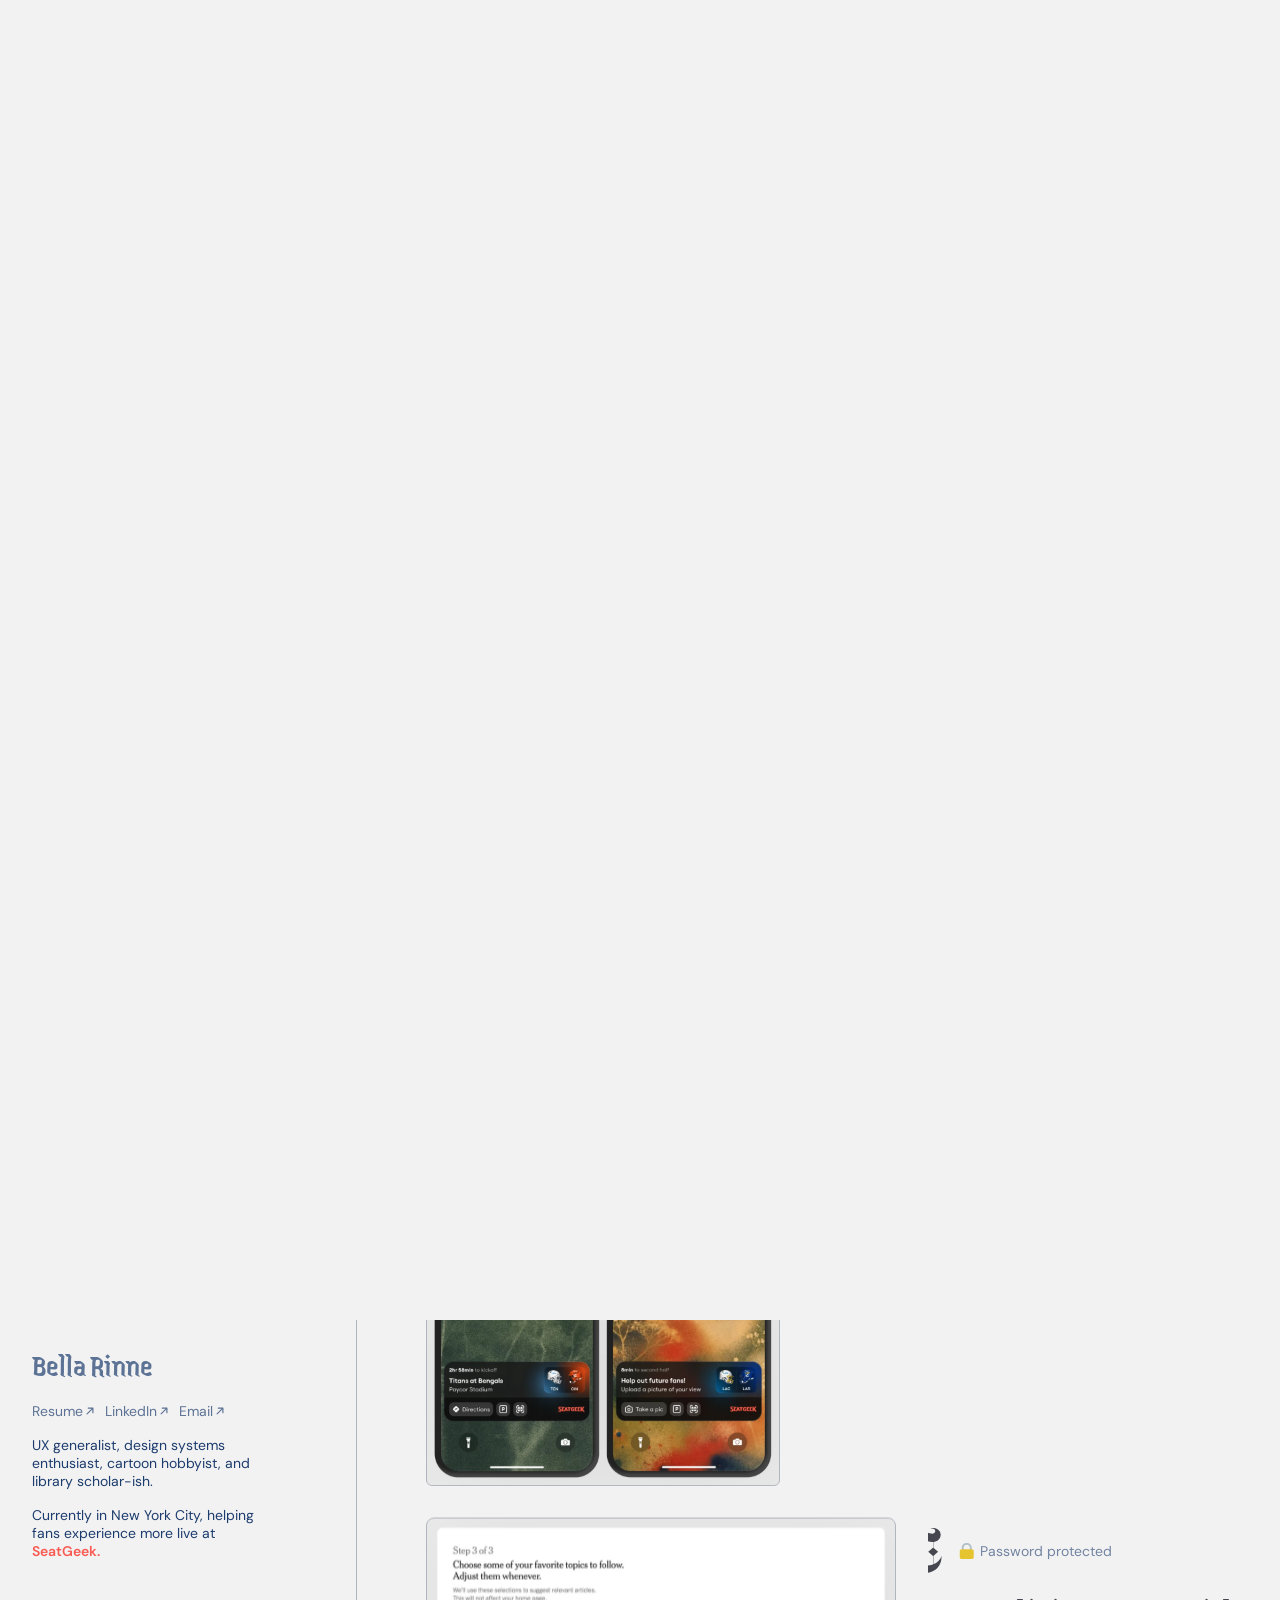
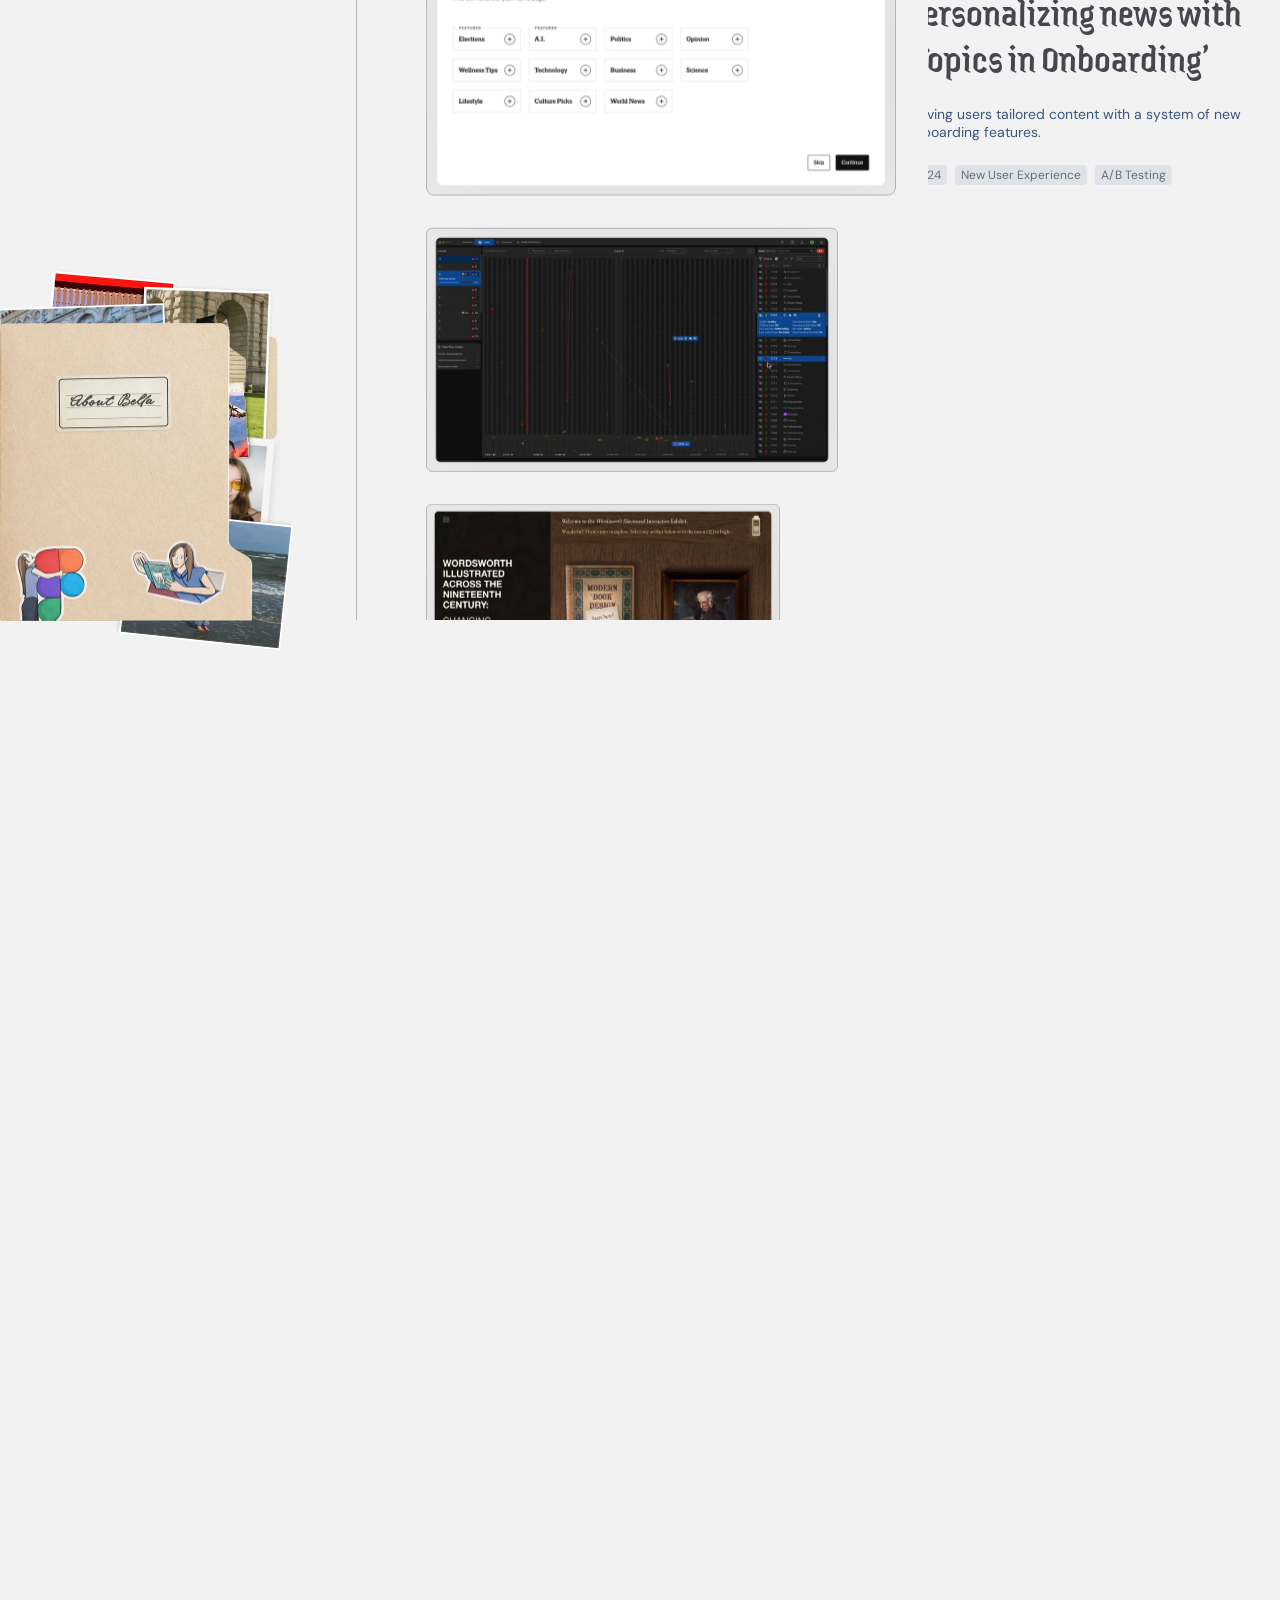
<file: index.html>
<!DOCTYPE html>
<html lang="en">
<head>
    <meta charset="UTF-8">
    <meta name="viewport" content="width=device-width, initial-scale=1.0">
    <title>Bella Rinne — Product Designer</title>
    <meta name="description" content="Bella Rinne — UX generalist, design systems enthusiast, cartoon hobbyist, and library scholar-ish.">
    <link rel="preconnect" href="https://fonts.googleapis.com">
    <link rel="preconnect" href="https://fonts.gstatic.com" crossorigin>
    <link href="https://fonts.googleapis.com/css2?family=DM+Sans:opsz,wght@9..40,400;9..40,600&family=Jaini&family=Jaini+Purva&display=swap" rel="stylesheet">
    <link rel="stylesheet" href="index.css">
    <link rel="stylesheet" href="site.css">
    <link rel="stylesheet" href="home.css">
    <script src="site.js" defer></script>
    <script src="home.js" defer></script>
</head>

<!-- Add "has-title-numbers" to the body class to show 01–06 before each case study title. -->
<body class="home">
    <aside class="sidebar">
        <a class="sidebar__name" href="index.html" aria-label="Bella Rinne — home">Bella Rinne</a>

        <nav class="sidebar__links" aria-label="Contact">
            <a class="sidebar__link" href="https://read.cv/bellarinne" target="_blank" rel="noopener">Resume<svg class="sidebar__arrow" width="14" height="14" viewBox="0 0 14 14" aria-hidden="true"><use href="#icon-arrow"/></svg></a>
            <a class="sidebar__link" href="https://www.linkedin.com/in/bella-rinne/" target="_blank" rel="noopener">LinkedIn<svg class="sidebar__arrow" width="14" height="14" viewBox="0 0 14 14" aria-hidden="true"><use href="#icon-arrow"/></svg></a>
            <a class="sidebar__link" href="mailto:bella.rinne@columbia.edu">Email<svg class="sidebar__arrow" width="14" height="14" viewBox="0 0 14 14" aria-hidden="true"><use href="#icon-arrow"/></svg></a>
        </nav>

        <div class="sidebar__bio">
            <p>UX generalist, design systems enthusiast, cartoon hobbyist, and library scholar-ish.</p>
            <p>Currently in New York City, helping fans experience more live at <strong class="sidebar__employer">SeatGeek.</strong></p>
        </div>
    </aside>

    <div class="divider" aria-hidden="true"></div>

    <a class="collage" href="about.html" aria-label="About Bella">
        <img class="collage__item collage__folder-back" src="assets/collage/folder-back.webp" alt="">
        <img class="collage__item collage__photo-50" src="assets/about/adobe-talk.webp" alt="">
        <img class="collage__item collage__photo-51" src="assets/about/trinity.webp" alt="">
        <img class="collage__item collage__polaroid" src="assets/about/polaroid.webp" alt="">
        <img class="collage__item collage__photo-52" src="assets/about/beach.webp" alt="">
        <img class="collage__item collage__photo-53" src="assets/about/pratt.webp" alt="">
        <img class="collage__item collage__photo-54" src="assets/about/reality-awaits.webp" alt="">
        <img class="collage__item collage__folder-front" src="assets/collage/folder-front.webp" alt="">
    </a>

    <main class="work">
        <h1 class="visually-hidden">Selected work</h1>

        <!-- One set of projects. home.js clones it above and below to make the list loop. -->
        <ul class="project-list">
            <li class="project" style="--accent: #e92e24">
                <div class="project__media">
                    <img src="assets/projects/adobe-journey-optimizer.webp" width="1056" height="625" alt="Adobe Journey Optimizer insights dashboard">
                </div>
                <div class="project__details">
                    <div class="project__meta">
                        <img class="project__logo" src="assets/logos/adobe.svg" width="47" height="46" alt="Adobe">
                        <span class="project__lock"><img src="assets/icons/lock.svg" width="18" height="16" alt="">Password protected</span>
                    </div>
                    <h2 class="project__title"><span class="project__number">01</span>Democratizing Marketing Data in Journey Optimizer</h2>
                    <p class="project__summary">A system of Agentic AI-powered solutions to help non-technical users interpret marketing data.</p>
                    <ul class="project__tags">
                        <li class="tag">2025</li>
                        <li class="tag">Dashboard Visualization</li>
                        <li class="tag">AI Workflow</li>
                    </ul>
                </div>
            </li>

            <li class="project" style="--accent: #ff5b49">
                <div class="project__media">
                    <img src="assets/projects/seatgeek-live-activities.webp" width="1056" height="628" alt="SeatGeek Live Activities on two phone lock screens">
                </div>
                <div class="project__details">
                    <div class="project__meta">
                        <img class="project__logo" src="assets/logos/seatgeek.svg" width="63" height="45" alt="SeatGeek">
                        <span class="project__lock"><img src="assets/icons/lock.svg" width="18" height="16" alt="">Password protected</span>
                    </div>
                    <h2 class="project__title"><span class="project__number">02</span>Bringing SeatGeek to the lock screen on game day</h2>
                    <p class="project__summary">Building Live Activities on iOS and Android that scale across MLB, NFL, and NBA match-ups.</p>
                    <ul class="project__tags">
                        <li class="tag">2026</li>
                        <li class="tag">Live Activities</li>
                        <li class="tag">Mobile Design</li>
                    </ul>
                </div>
            </li>

            <li class="project" style="--accent: #292b35">
                <a class="project__link" href="nyt-topics.html" tabindex="-1" aria-hidden="true"></a>
                <div class="project__media">
                    <img src="assets/projects/nyt-topics-onboarding.webp" width="1056" height="628" alt="New York Times onboarding screen for choosing topics">
                </div>
                <div class="project__details">
                    <div class="project__meta">
                        <img class="project__logo" src="assets/logos/nyt.svg" width="36" height="45" alt="The New York Times">
                        <span class="project__lock"><img src="assets/icons/lock.svg" width="18" height="16" alt="">Password protected</span>
                    </div>
                    <h2 class="project__title"><a href="nyt-topics.html"><span class="project__number">03</span>Personalizing news with ‘Topics in Onboarding’</a></h2>
                    <p class="project__summary">Serving users tailored content with a system of new onboarding features.</p>
                    <ul class="project__tags">
                        <li class="tag">2024</li>
                        <li class="tag">New User Experience</li>
                        <li class="tag">A/B Testing</li>
                    </ul>
                </div>
            </li>

            <li class="project" style="--accent: #4aa63a">
                <div class="project__media">
                    <img src="assets/projects/symbotic-design-system.webp" width="1056" height="625" alt="Symbotic operator software in a dark theme">
                </div>
                <div class="project__details">
                    <div class="project__meta">
                        <img class="project__logo" src="assets/logos/symbotic.svg" width="45" height="45" alt="Symbotic">
                    </div>
                    <h2 class="project__title"><span class="project__number">04</span>Building a design system for high-stress workflows</h2>
                    <p class="project__summary">Defining UI design best practices to build Symbotic’s first design system.</p>
                    <ul class="project__tags">
                        <li class="tag">2024</li>
                        <li class="tag">New User Experience</li>
                        <li class="tag">A/B Testing</li>
                    </ul>
                </div>
            </li>

            <li class="project">
                <div class="project__media">
                    <img src="assets/projects/wordsworth-illustrated.webp" width="1056" height="628" alt="Wordsworth Illustrated interactive exhibit">
                </div>
                <div class="project__details">
                    <div class="project__meta">
                        <img class="project__logo" src="assets/logos/trinity-college-dublin.webp" width="170" height="45" alt="Trinity College Dublin">
                    </div>
                    <h2 class="project__title"><span class="project__number">05</span>Making a literary archive digitally-accessible</h2>
                    <p class="project__summary">A digital archive project in affiliation with Trinity College Dublin.</p>
                    <ul class="project__tags">
                        <li class="tag">2026</li>
                        <li class="tag">Web Design</li>
                        <li class="tag">Digital Archive</li>
                    </ul>
                </div>
            </li>

            <li class="project" style="--accent: #292b35">
                <div class="project__media">
                    <img src="assets/projects/nyt-museum.webp" width="1056" height="625" alt="New York Times museum digital exhibit">
                </div>
                <div class="project__details">
                    <div class="project__meta">
                        <img class="project__logo" src="assets/logos/if-design-award-2025.webp" width="92" height="45" alt="iF Design Award 2025">
                        <span class="project__lock"><img src="assets/icons/lock.svg" width="18" height="16" alt="">Password protected</span>
                    </div>
                    <h2 class="project__title"><span class="project__number">06</span>The New York Times Museum Experience</h2>
                    <p class="project__summary">Creating a delightful digital experience for The New York Times museum-goers.</p>
                    <ul class="project__tags">
                        <li class="tag">2024</li>
                        <li class="tag">Design Concept</li>
                        <li class="tag">Digital Archive</li>
                    </ul>
                </div>
            </li>
        </ul>
    </main>

    <svg width="0" height="0" style="position:absolute" aria-hidden="true">
        <symbol id="icon-arrow" viewBox="0 0 14 14"><path fill="currentColor" d="M10.5 4.1125C10.5 3.95779 10.4385 3.80942 10.3291 3.70002C10.2197 3.59062 10.0714 3.52917 9.91667 3.52917L5.25 3.5C5.09529 3.5 4.94692 3.56146 4.83752 3.67085C4.72812 3.78025 4.66667 3.92862 4.66667 4.08333C4.66667 4.23804 4.72812 4.38642 4.83752 4.49581C4.94692 4.60521 5.09529 4.66667 5.25 4.66667H8.49333L3.66917 9.5025C3.61449 9.55673 3.5711 9.62125 3.54148 9.69233C3.51187 9.76341 3.49662 9.83966 3.49662 9.91667C3.49662 9.99367 3.51187 10.0699 3.54148 10.141C3.5711 10.2121 3.61449 10.2766 3.66917 10.3308C3.72339 10.3855 3.78791 10.4289 3.859 10.4585C3.93008 10.4881 4.00633 10.5034 4.08333 10.5034C4.16034 10.5034 4.23659 10.4881 4.30767 10.4585C4.37875 10.4289 4.44327 10.3855 4.4975 10.3308L9.33333 5.495V8.75C9.33333 8.90471 9.39479 9.05308 9.50419 9.16248C9.61358 9.27187 9.76196 9.33333 9.91667 9.33333C10.0714 9.33333 10.2197 9.27187 10.3291 9.16248C10.4385 9.05308 10.5 8.90471 10.5 8.75V4.1125Z"/></symbol>
    </svg>
</body>
</html>
</file>
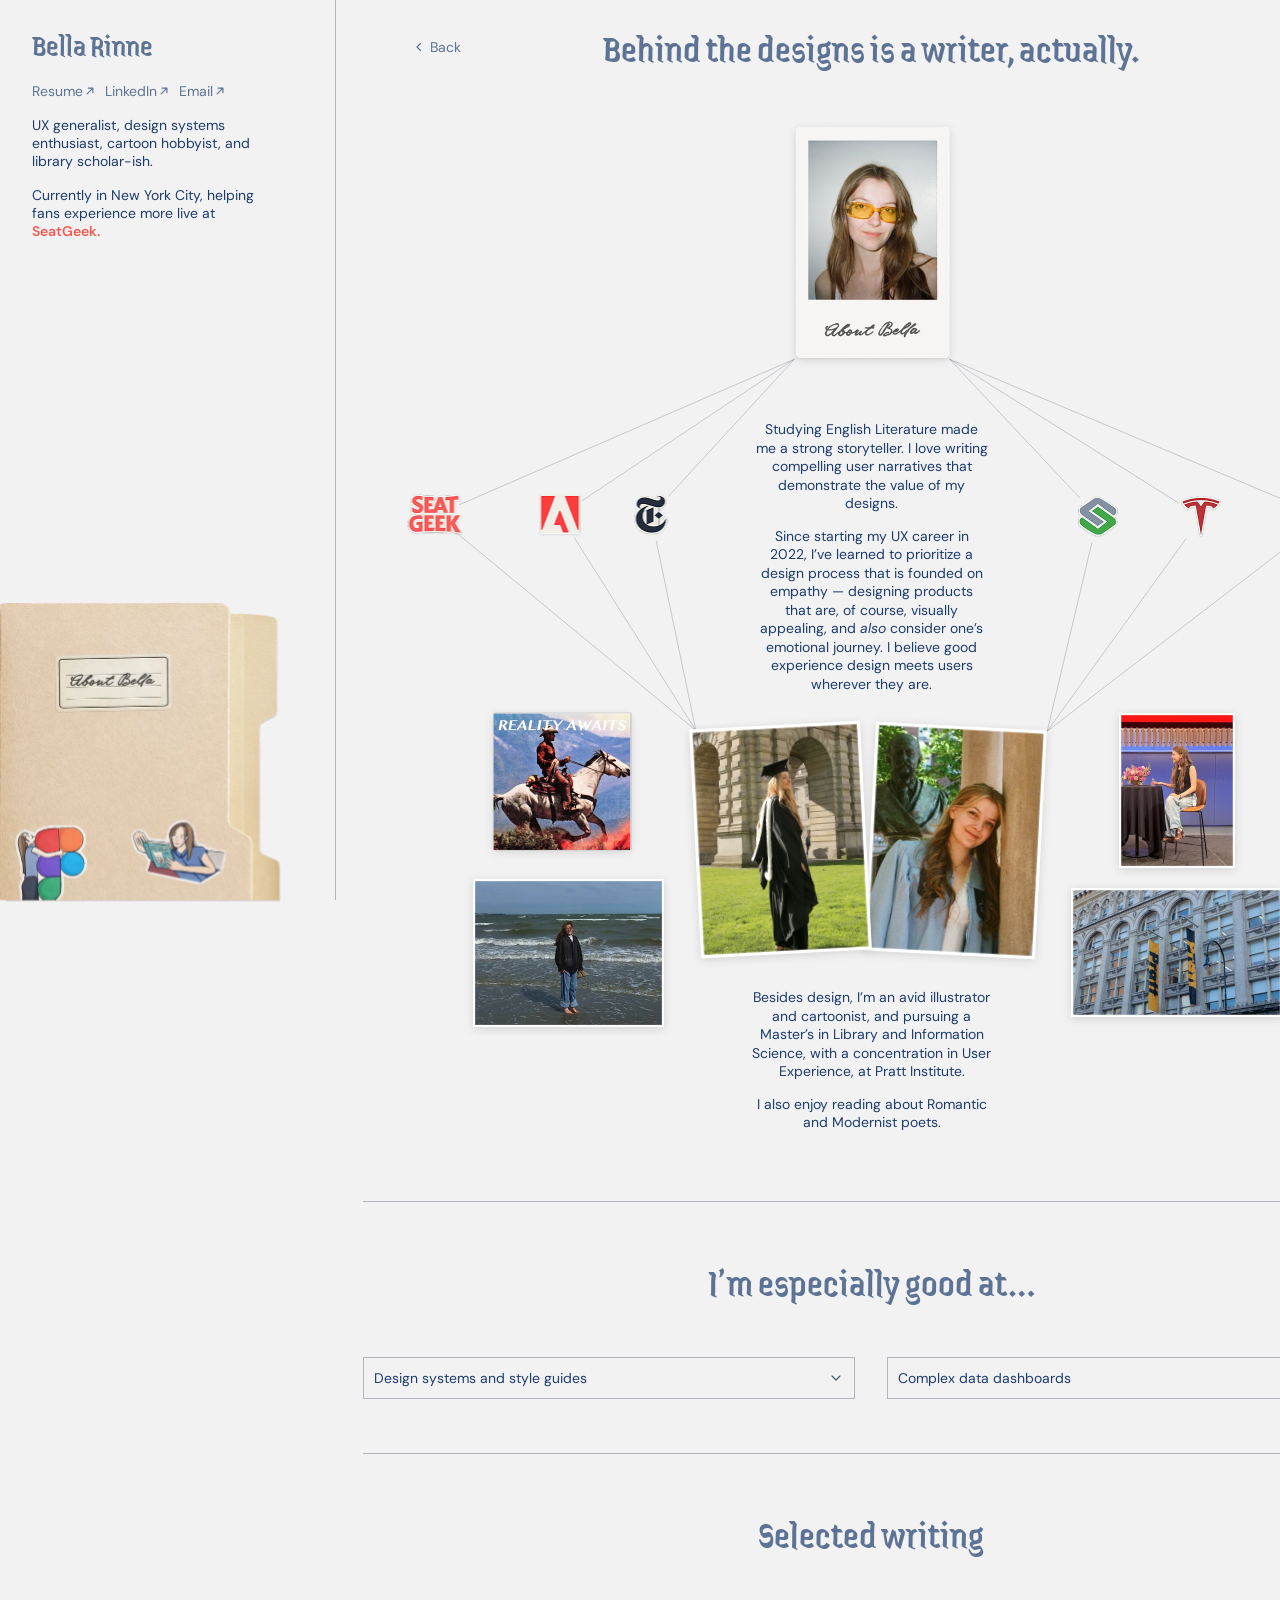
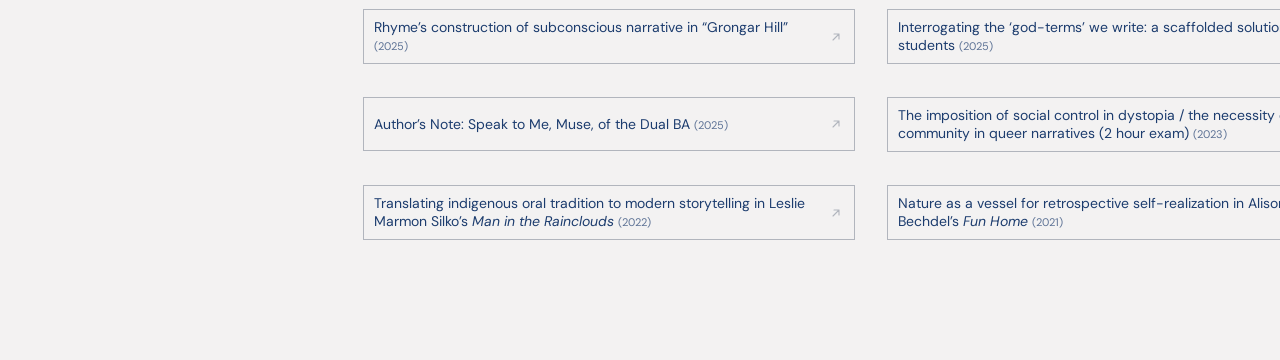
<file: about.html>
<!DOCTYPE html>
<html lang="en">
<head>
    <meta charset="UTF-8">
    <meta name="viewport" content="width=device-width, initial-scale=1.0">
    <title>About — Bella Rinne</title>
    <meta name="description" content="Behind the designs is a writer, actually. About Bella Rinne, UX generalist and library scholar-ish.">
    <script>
        // Hide the photos until about.js flies them out of the folder (skipped for reduced motion).
        if (!window.matchMedia('(prefers-reduced-motion: reduce)').matches) document.documentElement.classList.add('intro');
    </script>
    <link rel="preconnect" href="https://fonts.googleapis.com">
    <link rel="preconnect" href="https://fonts.gstatic.com" crossorigin>
    <link href="https://fonts.googleapis.com/css2?family=DM+Sans:opsz,wght@9..40,400;9..40,600&family=Jaini&family=Jaini+Purva&display=swap" rel="stylesheet">
    <link rel="stylesheet" href="index.css">
    <link rel="stylesheet" href="site.css">
    <link rel="stylesheet" href="about.css">
    <script src="about.js" defer></script>
</head>

<body class="about">
    <aside class="sidebar">
        <a class="sidebar__name" href="index.html" aria-label="Bella Rinne — home">Bella Rinne</a>

        <nav class="sidebar__links" aria-label="Contact">
            <a class="sidebar__link" href="https://read.cv/bellarinne" target="_blank" rel="noopener">Resume<svg class="sidebar__arrow" width="14" height="14" viewBox="0 0 14 14" aria-hidden="true"><use href="#icon-arrow"/></svg></a>
            <a class="sidebar__link" href="https://www.linkedin.com/in/bella-rinne/" target="_blank" rel="noopener">LinkedIn<svg class="sidebar__arrow" width="14" height="14" viewBox="0 0 14 14" aria-hidden="true"><use href="#icon-arrow"/></svg></a>
            <a class="sidebar__link" href="mailto:bella.rinne@columbia.edu">Email<svg class="sidebar__arrow" width="14" height="14" viewBox="0 0 14 14" aria-hidden="true"><use href="#icon-arrow"/></svg></a>
        </nav>

        <div class="sidebar__bio">
            <p>UX generalist, design systems enthusiast, cartoon hobbyist, and library scholar-ish.</p>
            <p>Currently in New York City, helping fans experience more live at <strong class="sidebar__employer">SeatGeek.</strong></p>
        </div>
    </aside>

    <div class="divider" aria-hidden="true"></div>

    <!-- The folder (its front lines up exactly with the home page's), split into back and front so the
         photos can slide out between them. The front is a link back to the home page. -->
    <img class="folder-layer folder-layer--back folder-art" src="assets/collage/folder-back.webp" alt="" aria-hidden="true">
    <a class="folder-layer folder-link" href="index.html" aria-label="Back to work">
        <img class="folder-art" src="assets/collage/folder-front.webp" alt="">
    </a>

    <main class="about-page">
        <section class="about-hero" aria-labelledby="about-title">
            <a class="about-back about-reveal" href="index.html"><svg width="14" height="14" viewBox="0 0 14 14" aria-hidden="true"><path d="M8.5 3.5L5 7l3.5 3.5" fill="none" stroke="currentColor" stroke-width="1.2" stroke-linecap="round" stroke-linejoin="round"/></svg>Back</a>
            <h1 class="about-title about-reveal" id="about-title">Behind the designs is a writer, actually.</h1>

            <svg class="about-hero__lines about-reveal" viewBox="0 0 1016 1160" aria-hidden="true">
                <!-- polaroid corner → logo → centre photo corner; ends stop short of each logo -->
                <line x1="431.4" y1="359.2" x2="96.0" y2="504.9"/>
                <line x1="92.3" y1="531.9" x2="332.9" y2="730.5"/>
                <line x1="431.4" y1="359.2" x2="218.8" y2="500.9"/>
                <line x1="211.1" y1="537.3" x2="332.9" y2="730.5"/>
                <line x1="431.4" y1="359.2" x2="305.5" y2="496.2"/>
                <line x1="293.2" y1="540.7" x2="332.9" y2="730.5"/>
                <line x1="586.6" y1="359.2" x2="717.1" y2="498.3"/>
                <line x1="728.9" y1="542.6" x2="684.2" y2="731.2"/>
                <line x1="586.6" y1="359.2" x2="816.4" y2="503.5"/>
                <line x1="823.2" y1="538.4" x2="684.2" y2="731.2"/>
                <line x1="586.6" y1="359.2" x2="938.3" y2="507.2"/>
                <line x1="941.7" y1="533.2" x2="684.2" y2="731.2"/>
            </svg>

            <img class="about-photo about-photo--polaroid" data-from="polaroid" src="assets/about/polaroid.webp" width="157" height="235" alt="Polaroid of Bella in yellow-tinted sunglasses, captioned “About Bella”">

            <ul class="about-logos" aria-label="Where I've worked">
                <li class="about-logo about-reveal" style="--cx: 72.2px; --cy: 515.3px;"><img src="assets/about/sticker-seatgeek.png" width="57" height="42" alt="SeatGeek"></li>
                <li class="about-logo about-reveal" style="--cx: 197.2px; --cy: 515.3px;"><img src="assets/about/sticker-adobe.png" width="43" height="42" alt="Adobe"></li>
                <li class="about-logo about-reveal" style="--cx: 287.9px; --cy: 515.3px;"><img src="assets/about/sticker-nyt.png" width="35" height="42" alt="The New York Times"></li>
                <li class="about-logo about-reveal" style="--cx: 734.9px; --cy: 517.3px;"><img src="assets/about/sticker-symbotic.png" width="42" height="42" alt="Symbotic"></li>
                <li class="about-logo about-reveal" style="--cx: 838.4px; --cy: 517.3px;"><img src="assets/about/sticker-tesla.png" width="42" height="42" alt="Tesla"></li>
                <li class="about-logo about-reveal" style="--cx: 962.3px; --cy: 517.3px;"><img src="assets/about/sticker-wayfair.png" width="42" height="42" alt="Wayfair"></li>
            </ul>

            <div class="about-copy about-copy--intro about-reveal">
                <p>Studying English Literature made me a strong storyteller. I love writing compelling user narratives that demonstrate the value of my designs.</p>
                <p>Since starting my UX career in 2022, I’ve learned to prioritize a design process that is founded on empathy — designing products that are, of course, visually appealing, and <em>also</em> consider one’s emotional journey. I believe good experience design meets users wherever they are.</p>
            </div>

            <img class="about-photo about-photo--horse" data-from="photo-54" src="assets/about/reality-awaits.webp" width="139" height="139" alt="“Reality Awaits” poster of a cowboy on a rearing horse">
            <img class="about-photo about-photo--beach" data-from="photo-52" src="assets/about/beach.webp" width="191" height="148" alt="Bella standing in the surf at the beach">
            <img class="about-photo about-photo--graduation" data-from="photo-51" src="assets/about/trinity.webp" width="171" height="229" alt="Bella in graduation robes in front of a stone archway at Trinity College Dublin">
            <img class="about-photo about-photo--statue" data-from="statue" src="assets/about/columbia.webp" width="171" height="226" alt="Bella smiling beside a bronze bust at Columbia">
            <img class="about-photo about-photo--stage" data-from="photo-50" src="assets/about/adobe-talk.webp" width="116" height="155" alt="Bella seated at a table on stage during a talk at Adobe">
            <img class="about-photo about-photo--building" data-from="photo-53" src="assets/about/pratt.webp" width="211" height="129" alt="Pratt Institute building with yellow banners">

            <div class="about-copy about-copy--outro about-reveal">
                <p>Besides design, I’m an avid illustrator and cartoonist, and pursuing a Master’s in Library and Information Science, with a concentration in User Experience, at Pratt Institute.</p>
                <p>I also enjoy reading about Romantic and Modernist poets.</p>
            </div>
        </section>

        <hr class="about-rule">

        <section class="about-section" aria-labelledby="skills-title">
            <h2 class="about-title" id="skills-title">I’m especially good at…</h2>
            <div class="about-grid">
                <!-- TODO: add the copy for each of these -->
                <details class="disclosure">
                    <summary>Design systems and style guides<svg class="disclosure__chevron" width="16" height="16" viewBox="0 0 16 16" aria-hidden="true"><path d="M4 6l4 4 4-4" fill="none" stroke="currentColor" stroke-width="1.2" stroke-linecap="round" stroke-linejoin="round"/></svg></summary>
                    <div class="disclosure__body"><p>Details coming soon.</p></div>
                </details>
                <details class="disclosure">
                    <summary>Complex data dashboards<svg class="disclosure__chevron" width="16" height="16" viewBox="0 0 16 16" aria-hidden="true"><path d="M4 6l4 4 4-4" fill="none" stroke="currentColor" stroke-width="1.2" stroke-linecap="round" stroke-linejoin="round"/></svg></summary>
                    <div class="disclosure__body"><p>Details coming soon.</p></div>
                </details>
            </div>
        </section>

        <hr class="about-rule">

        <section class="about-section" aria-labelledby="writing-title">
            <h2 class="about-title" id="writing-title">Selected writing</h2>
            <!-- TODO: link each piece (href="#" for now) -->
            <ul class="about-grid writing-list">
                <li><a class="writing-card" href="#"><span>Rhyme’s construction of subconscious narrative in “Grongar Hill” <span class="writing-card__year">(2025)</span></span><svg class="writing-card__arrow" width="16" height="16" viewBox="0 0 16 16" aria-hidden="true"><path d="M5 11l6-6M6 5h5v5" fill="none" stroke="currentColor" stroke-width="1.1" stroke-linecap="round" stroke-linejoin="round"/></svg></a></li>
                <li><a class="writing-card" href="#"><span>Interrogating the ‘god-terms’ we write: a scaffolded solution for students <span class="writing-card__year">(2025)</span></span><svg class="writing-card__arrow" width="16" height="16" viewBox="0 0 16 16" aria-hidden="true"><path d="M5 11l6-6M6 5h5v5" fill="none" stroke="currentColor" stroke-width="1.1" stroke-linecap="round" stroke-linejoin="round"/></svg></a></li>
                <li><a class="writing-card" href="#"><span>Author’s Note: Speak to Me, Muse, of the Dual BA <span class="writing-card__year">(2025)</span></span><svg class="writing-card__arrow" width="16" height="16" viewBox="0 0 16 16" aria-hidden="true"><path d="M5 11l6-6M6 5h5v5" fill="none" stroke="currentColor" stroke-width="1.1" stroke-linecap="round" stroke-linejoin="round"/></svg></a></li>
                <li><a class="writing-card" href="#"><span>The imposition of social control in dystopia / the necessity of community in queer narratives (2 hour exam) <span class="writing-card__year">(2023)</span></span><svg class="writing-card__arrow" width="16" height="16" viewBox="0 0 16 16" aria-hidden="true"><path d="M5 11l6-6M6 5h5v5" fill="none" stroke="currentColor" stroke-width="1.1" stroke-linecap="round" stroke-linejoin="round"/></svg></a></li>
                <li><a class="writing-card" href="#"><span>Translating indigenous oral tradition to modern storytelling in Leslie Marmon Silko’s <em>Man in the Rainclouds</em> <span class="writing-card__year">(2022)</span></span><svg class="writing-card__arrow" width="16" height="16" viewBox="0 0 16 16" aria-hidden="true"><path d="M5 11l6-6M6 5h5v5" fill="none" stroke="currentColor" stroke-width="1.1" stroke-linecap="round" stroke-linejoin="round"/></svg></a></li>
                <li><a class="writing-card" href="#"><span>Nature as a vessel for retrospective self-realization in Alison Bechdel’s <em>Fun Home</em> <span class="writing-card__year">(2021)</span></span><svg class="writing-card__arrow" width="16" height="16" viewBox="0 0 16 16" aria-hidden="true"><path d="M5 11l6-6M6 5h5v5" fill="none" stroke="currentColor" stroke-width="1.1" stroke-linecap="round" stroke-linejoin="round"/></svg></a></li>
            </ul>
        </section>
    </main>

    <svg width="0" height="0" style="position:absolute" aria-hidden="true">
        <symbol id="icon-arrow" viewBox="0 0 14 14"><path fill="currentColor" d="M10.5 4.1125C10.5 3.95779 10.4385 3.80942 10.3291 3.70002C10.2197 3.59062 10.0714 3.52917 9.91667 3.52917L5.25 3.5C5.09529 3.5 4.94692 3.56146 4.83752 3.67085C4.72812 3.78025 4.66667 3.92862 4.66667 4.08333C4.66667 4.23804 4.72812 4.38642 4.83752 4.49581C4.94692 4.60521 5.09529 4.66667 5.25 4.66667H8.49333L3.66917 9.5025C3.61449 9.55673 3.5711 9.62125 3.54148 9.69233C3.51187 9.76341 3.49662 9.83966 3.49662 9.91667C3.49662 9.99367 3.51187 10.0699 3.54148 10.141C3.5711 10.2121 3.61449 10.2766 3.66917 10.3308C3.72339 10.3855 3.78791 10.4289 3.859 10.4585C3.93008 10.4881 4.00633 10.5034 4.08333 10.5034C4.16034 10.5034 4.23659 10.4881 4.30767 10.4585C4.37875 10.4289 4.44327 10.3855 4.4975 10.3308L9.33333 5.495V8.75C9.33333 8.90471 9.39479 9.05308 9.50419 9.16248C9.61358 9.27187 9.76196 9.33333 9.91667 9.33333C10.0714 9.33333 10.2197 9.27187 10.3291 9.16248C10.4385 9.05308 10.5 8.90471 10.5 8.75V4.1125Z"/></symbol>
    </svg>
</body>
</html>
</file>
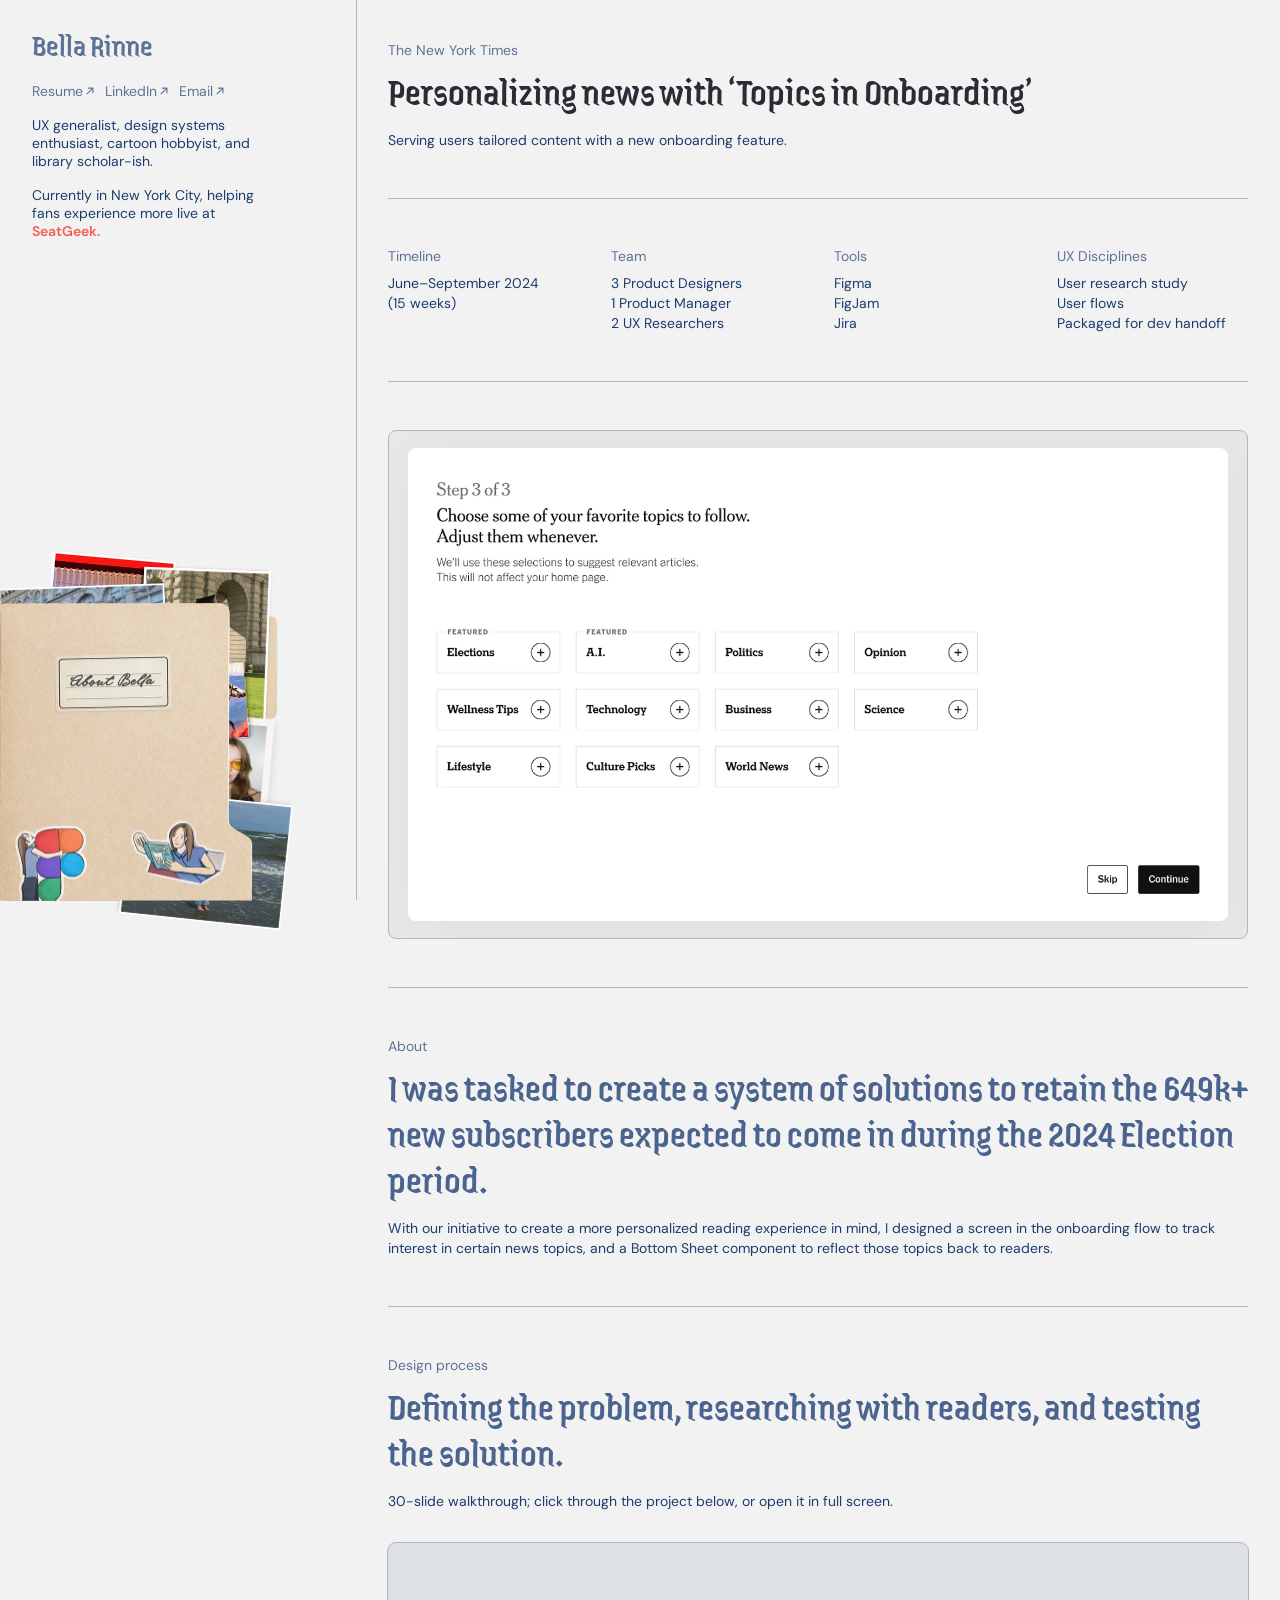
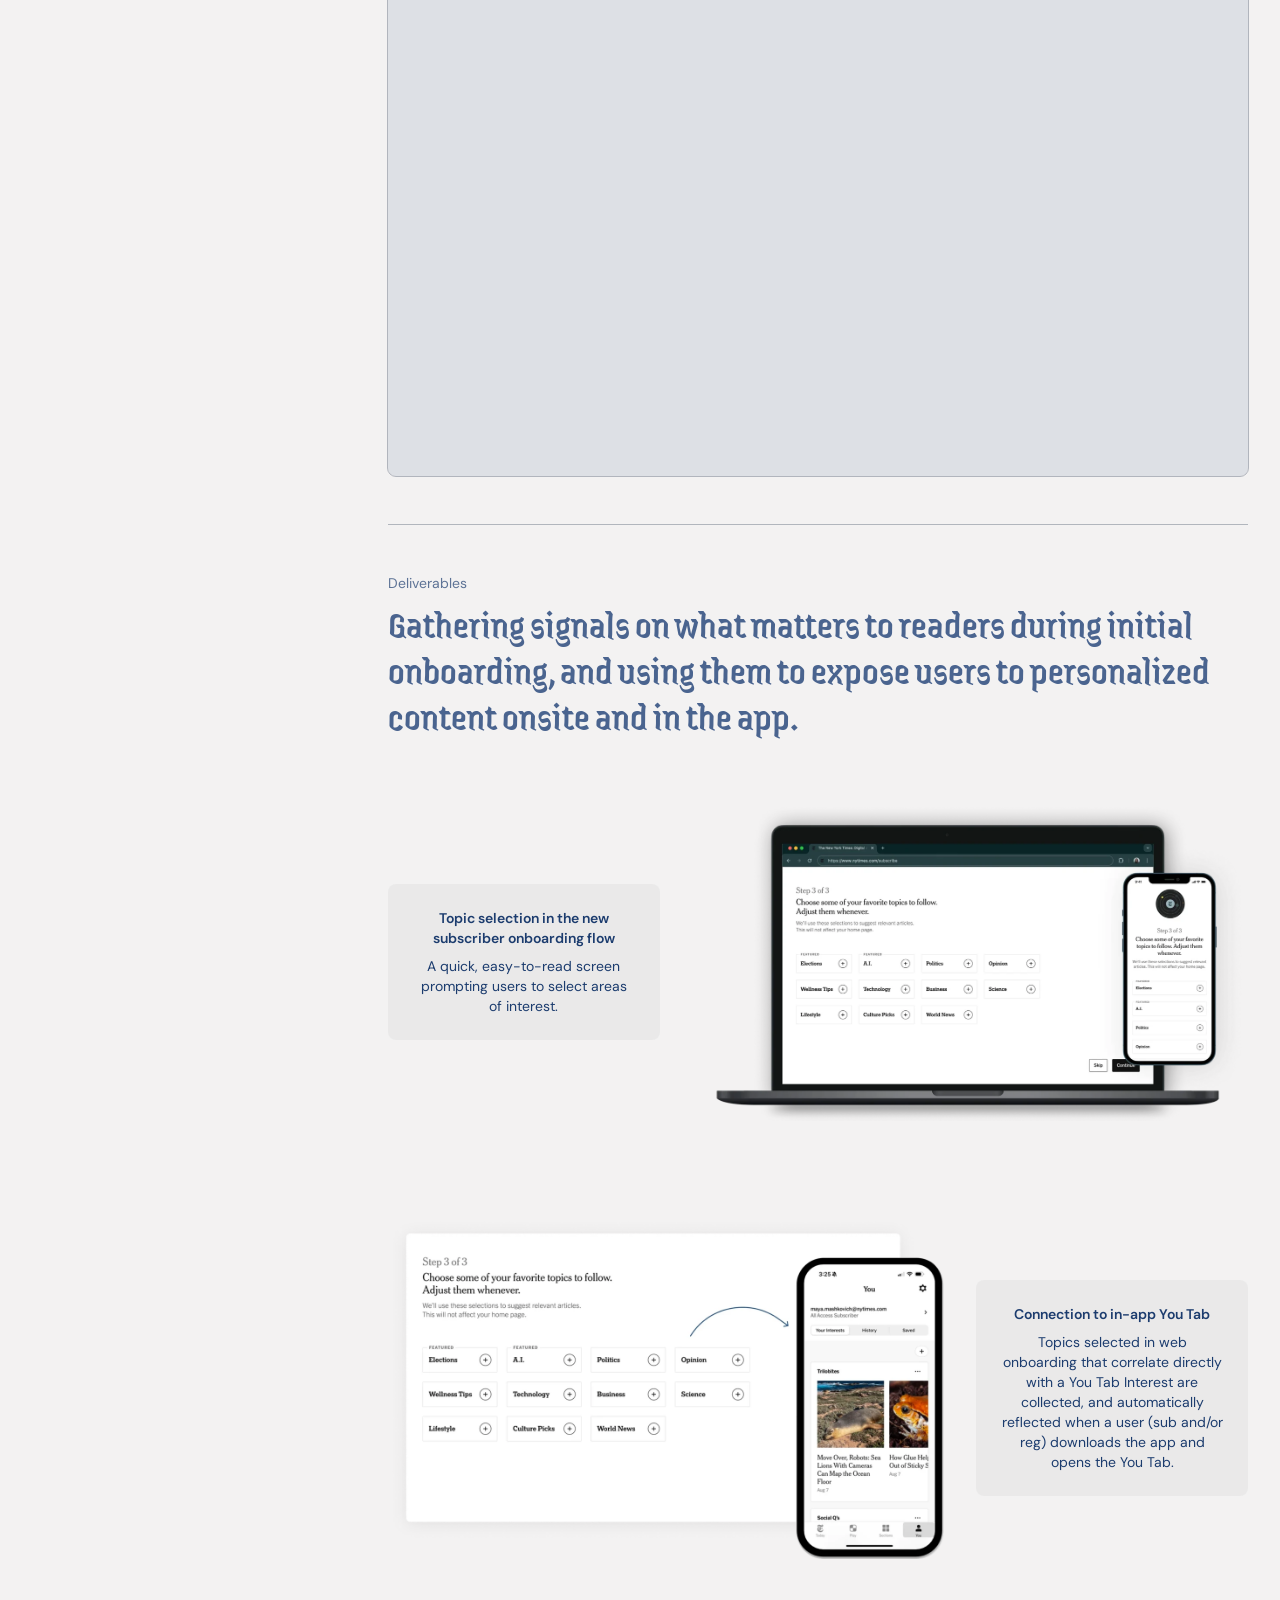
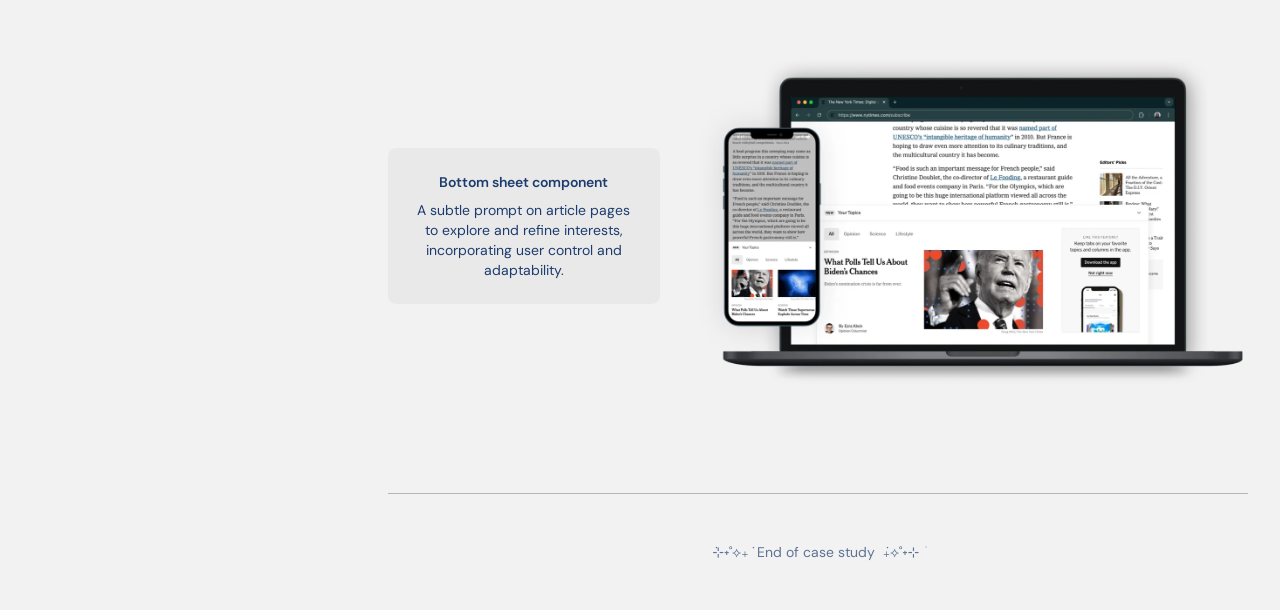
<file: nyt-topics.html>
<!DOCTYPE html>
<html lang="en">
<head>
    <meta charset="UTF-8">
    <meta name="viewport" content="width=device-width, initial-scale=1.0">
    <title>Personalizing news with ‘Topics in Onboarding’ — Bella Rinne</title>
    <meta name="description" content="Case study: serving New York Times readers tailored content with a new onboarding feature.">
    <link rel="preconnect" href="https://fonts.googleapis.com">
    <link rel="preconnect" href="https://fonts.gstatic.com" crossorigin>
    <link href="https://fonts.googleapis.com/css2?family=DM+Sans:opsz,wght@9..40,400;9..40,600&family=Jaini&family=Jaini+Purva&display=swap" rel="stylesheet">
    <link rel="stylesheet" href="index.css">
    <link rel="stylesheet" href="site.css">
    <link rel="stylesheet" href="case-study.css">
    <script src="site.js" defer></script>
</head>

<!-- --accent = this case study's colour (same as its title on the home page) -->
<body class="case-study" style="--accent: #292b35">
    <aside class="sidebar">
        <a class="sidebar__name" href="index.html" aria-label="Bella Rinne — home">Bella Rinne</a>

        <nav class="sidebar__links" aria-label="Contact">
            <a class="sidebar__link" href="https://read.cv/bellarinne" target="_blank" rel="noopener">Resume<svg class="sidebar__arrow" width="14" height="14" viewBox="0 0 14 14" aria-hidden="true"><use href="#icon-arrow"/></svg></a>
            <a class="sidebar__link" href="https://www.linkedin.com/in/bella-rinne/" target="_blank" rel="noopener">LinkedIn<svg class="sidebar__arrow" width="14" height="14" viewBox="0 0 14 14" aria-hidden="true"><use href="#icon-arrow"/></svg></a>
            <a class="sidebar__link" href="mailto:bella.rinne@columbia.edu">Email<svg class="sidebar__arrow" width="14" height="14" viewBox="0 0 14 14" aria-hidden="true"><use href="#icon-arrow"/></svg></a>
        </nav>

        <div class="sidebar__bio">
            <p>UX generalist, design systems enthusiast, cartoon hobbyist, and library scholar-ish.</p>
            <p>Currently in New York City, helping fans experience more live at <strong class="sidebar__employer">SeatGeek.</strong></p>
        </div>
    </aside>

    <div class="divider" aria-hidden="true"></div>

    <a class="collage" href="about.html" aria-label="About Bella">
        <img class="collage__item collage__folder-back" src="assets/collage/folder-back.webp" alt="">
        <img class="collage__item collage__photo-50" src="assets/about/adobe-talk.webp" alt="">
        <img class="collage__item collage__photo-51" src="assets/about/trinity.webp" alt="">
        <img class="collage__item collage__polaroid" src="assets/about/polaroid.webp" alt="">
        <img class="collage__item collage__photo-52" src="assets/about/beach.webp" alt="">
        <img class="collage__item collage__photo-53" src="assets/about/pratt.webp" alt="">
        <img class="collage__item collage__photo-54" src="assets/about/reality-awaits.webp" alt="">
        <img class="collage__item collage__folder-front" src="assets/collage/folder-front.webp" alt="">
    </a>

    <main class="case-study-page">
        <!-- 1 · Intro -->
        <header class="cs-section cs-section--intro">
            <!-- Company name: every case study opens with it -->
            <p class="cs-label">The New York Times</p>
            <h1 class="cs-title">Personalizing news with ‘Topics in Onboarding’</h1>
            <p>Serving users tailored content with a new onboarding feature.</p>
        </header>

        <!-- 2 · Fast facts -->
        <section class="cs-section cs-section--facts" aria-label="Project facts">
            <dl class="cs-facts">
                <div>
                    <dt>Timeline</dt>
                    <dd><p>June–September 2024</p><p>(15 weeks)</p></dd>
                </div>
                <div>
                    <dt>Team</dt>
                    <dd><p>3 Product Designers</p><p>1 Product Manager</p><p>2 UX Researchers</p></dd>
                </div>
                <div>
                    <dt>Tools</dt>
                    <dd><p>Figma</p><p>FigJam</p><p>Jira</p></dd>
                </div>
                <div>
                    <dt>UX Disciplines</dt>
                    <dd><p>User research study</p><p>User flows</p><p>Packaged for dev handoff</p></dd>
                </div>
            </dl>
        </section>

        <!-- 3 · Hero. Swap the <img> for a <video autoplay muted loop playsinline> once the prototype video exists. -->
        <section class="cs-section cs-section--hero" aria-label="Hero image">
            <div class="cs-hero">
                <img src="assets/case-studies/nyt-topics/hero.webp" width="1463" height="870" alt="New York Times onboarding screen for choosing topics to follow">
            </div>
        </section>

        <!-- 4 · About -->
        <section class="cs-section" aria-labelledby="cs-about">
            <p class="cs-label" id="cs-about">About</p>
            <h2 class="heading-1 cs-headline">I was tasked to create a system of solutions to retain the 649k+ new subscribers expected to come in during the 2024 Election period.</h2>
            <p>With our initiative to create a more personalized reading experience in mind, I designed a screen in the onboarding flow to track interest in certain news topics, and a Bottom Sheet component to reflect those topics back to readers.</p>
        </section>

        <!-- 5 · Design process -->
        <section class="cs-section" aria-labelledby="cs-process">
            <p class="cs-label" id="cs-process">Design process</p>
            <h2 class="heading-1 cs-headline">Defining the problem, researching with readers, and testing the solution.</h2>
            <p>30-slide walkthrough; click through the project below, or open it in full screen.</p>
            <div class="cs-deck">
                <iframe src="https://embed.figma.com/proto/9QK45aT0LD55VCPkACFm6F/Portfolio-Slide-Deck?node-id=1-4245&amp;viewport=844%2C1547%2C0.04&amp;scaling=scale-down-width&amp;content-scaling=fixed&amp;starting-point-node-id=1%3A4245&amp;page-id=0%3A1&amp;embed-host=share" title="Topics in Onboarding — design process deck" loading="lazy" allowfullscreen></iframe>
            </div>
        </section>

        <!-- 6 · Deliverables -->
        <section class="cs-section" aria-labelledby="cs-deliverables">
            <p class="cs-label" id="cs-deliverables">Deliverables</p>
            <h2 class="heading-1 cs-headline">Gathering signals on what matters to readers during initial onboarding, and using them to expose users to personalized content onsite and in the app.</h2>

            <div class="cs-deliverables">
                <article class="cs-deliverable">
                    <div class="cs-deliverable__text">
                        <p class="cs-deliverable__title">Topic selection in the new subscriber onboarding flow</p>
                        <p>A quick, easy-to-read screen prompting users to select areas of interest.</p>
                    </div>
                    <figure><img src="assets/case-studies/nyt-topics/onboarding.webp" width="1274" height="727" alt="Topic selection screen on desktop and mobile" loading="lazy"></figure>
                </article>
                <article class="cs-deliverable">
                    <div class="cs-deliverable__text">
                        <p class="cs-deliverable__title">Connection to in-app You Tab</p>
                        <p>Topics selected in web onboarding that correlate directly with a You Tab Interest are collected, and automatically reflected when a user (sub and/or reg) downloads the app and opens the You Tab.</p>
                    </div>
                    <figure><img src="assets/case-studies/nyt-topics/you-tab.webp" width="1274" height="782" alt="Topics chosen on the web carrying over to the You Tab in the app" loading="lazy"></figure>
                </article>
                <article class="cs-deliverable">
                    <div class="cs-deliverable__text">
                        <p class="cs-deliverable__title">Bottom sheet component</p>
                        <p>A subtle prompt on article pages to explore and refine interests, incorporating user control and adaptability.</p>
                    </div>
                    <figure><img src="assets/case-studies/nyt-topics/bottom-sheet.webp" width="1274" height="785" alt="Bottom sheet prompting readers to refine their interests" loading="lazy"></figure>
                </article>
            </div>
        </section>

        <p class="cs-end"><span aria-hidden="true"> ݁⊹˖˚⟡₊ ݁ </span>End of case study<span aria-hidden="true">  ݁₊⟡˚˖⊹ ࣪ </span></p>
    </main>

    <svg width="0" height="0" style="position:absolute" aria-hidden="true">
        <symbol id="icon-arrow" viewBox="0 0 14 14"><path fill="currentColor" d="M10.5 4.1125C10.5 3.95779 10.4385 3.80942 10.3291 3.70002C10.2197 3.59062 10.0714 3.52917 9.91667 3.52917L5.25 3.5C5.09529 3.5 4.94692 3.56146 4.83752 3.67085C4.72812 3.78025 4.66667 3.92862 4.66667 4.08333C4.66667 4.23804 4.72812 4.38642 4.83752 4.49581C4.94692 4.60521 5.09529 4.66667 5.25 4.66667H8.49333L3.66917 9.5025C3.61449 9.55673 3.5711 9.62125 3.54148 9.69233C3.51187 9.76341 3.49662 9.83966 3.49662 9.91667C3.49662 9.99367 3.51187 10.0699 3.54148 10.141C3.5711 10.2121 3.61449 10.2766 3.66917 10.3308C3.72339 10.3855 3.78791 10.4289 3.859 10.4585C3.93008 10.4881 4.00633 10.5034 4.08333 10.5034C4.16034 10.5034 4.23659 10.4881 4.30767 10.4585C4.37875 10.4289 4.44327 10.3855 4.4975 10.3308L9.33333 5.495V8.75C9.33333 8.90471 9.39479 9.05308 9.50419 9.16248C9.61358 9.27187 9.76196 9.33333 9.91667 9.33333C10.0714 9.33333 10.2197 9.27187 10.3291 9.16248C10.4385 9.05308 10.5 8.90471 10.5 8.75V4.1125Z"/></symbol>
    </svg>
</body>
</html>
</file>
<file: index.css>
/* ==========================================================================
   Design System — source: Figma "Portfolio" › Design System
   ========================================================================== */

:root {
    /* Color variables (Figma: Variable collection) */
    --color-primary: #1c3c6e;
    --color-secondary: #5d7396;
    --color-background: #f3f2f2;
    --color-secondary-background: #dde0e5;
    --color-border: #b1b5bd;

    /* Values used in the design system but not bound to a variable */
    --color-heading: #4f70a2;
    --color-tag-text: #4e5a6d;
    --color-text-muted: rgba(28, 60, 110, 0.7);   /* Primary @ 70% */
    --color-link-hover: rgba(28, 60, 110, 0.4);   /* Primary @ 40% */
    --color-tag-background: rgba(28, 60, 110, 0.1); /* Primary @ 10% */

    /* Font families */
    --font-display: "Jaini", system-ui, sans-serif;
    --font-body: "DM Sans", system-ui, sans-serif;
}

/* Reset ------------------------------------------------------------------ */

*,
*::before,
*::after {
    box-sizing: border-box;
}

html,
body {
    margin: 0;
    padding: 0;
}

h1, h2, p, ul {
    margin: 0;
}

ul {
    list-style: none;
    padding: 0;
}

img {
    max-width: 100%;
}

/* Base ------------------------------------------------------------------- */

body {
    background-color: var(--color-background);
    color: var(--color-primary);
    font-family: var(--font-body);
    font-optical-sizing: auto;
    font-size: 14px;
    font-weight: 400;
    line-height: normal;
    -webkit-font-smoothing: antialiased;
}

/* Typography ------------------------------------------------------------- */

/* Header 1 — Jaini 40 / 46 */
h1,
.heading-1 {
    font-family: var(--font-display);
    font-size: 40px;
    font-weight: 400;
    line-height: 46px;
    color: var(--color-heading);
}

/* Header 2 — Jaini 32 / auto */
h2,
.heading-2 {
    font-family: var(--font-display);
    font-size: 32px;
    font-weight: 400;
    line-height: normal;
    color: var(--color-heading);
}

/* Text 1 — DM Sans 14 / auto */
p,
li,
.text-1 {
    font-family: var(--font-body);
    font-size: 14px;
    font-weight: 400;
    line-height: normal;
    color: var(--color-primary);
}

/* Text 2 — DM Sans 11 / auto */
small,
.text-2 {
    font-family: var(--font-body);
    font-size: 11px;
    font-weight: 400;
    line-height: normal;
    color: var(--color-text-muted);
}

/* Links ------------------------------------------------------------------ */

a,
.link {
    font-family: var(--font-body);
    font-size: 14px;
    line-height: normal;
    color: var(--color-text-muted);
    text-decoration: none;
    transition: color 0.15s ease;
}

a:hover,
a:focus-visible,
.link:hover {
    color: var(--color-link-hover);
}

a:focus-visible {
    outline: 2px solid var(--color-secondary);
    outline-offset: 2px;
    border-radius: 2px;
}

/* Tag -------------------------------------------------------------------- */

.tag {
    display: inline-flex;
    align-items: center;
    justify-content: center;
    padding: 2px 6px;
    border-radius: 4px;
    background-color: var(--color-tag-background);
    font-family: var(--font-body);
    font-size: 11px;
    font-weight: 400;
    line-height: normal;
    color: var(--color-tag-text);
    white-space: nowrap;
}
</file>
<file: site.css>
/* ==========================================================================
   Shared page chrome — sidebar, divider and the folder collage.
   Used by the home and about pages.
   ========================================================================== */

:root {
    --page-padding: 32px;
    --sidebar-width: 231px;
    --divider-x: 355.5px;          /* 32 + 231 + 92 */
}

/* Both pages crossfade into each other where the browser supports it */
@view-transition {
    navigation: auto;
}

.visually-hidden {
    position: absolute;
    width: 1px;
    height: 1px;
    margin: -1px;
    overflow: hidden;
    clip: rect(0 0 0 0);
    white-space: nowrap;
}

/* Sidebar ---------------------------------------------------------------- */

.sidebar {
    position: fixed;
    top: 23px;
    left: var(--page-padding);
    z-index: 2;
    display: flex;
    flex-direction: column;
    gap: 16px;
    width: var(--sidebar-width);
}

.sidebar__name {
    font-family: "Jaini Purva", var(--font-display);
    font-size: 32px;
    line-height: normal;
    color: var(--color-secondary);
}

.sidebar__name:hover,
.sidebar__name:focus-visible {
    color: var(--color-link-hover);   /* lighter on hover, like the other links */
}

.sidebar__links {
    display: flex;
    gap: 8px;
}

.sidebar__link {
    display: inline-flex;
    align-items: center;
    color: var(--color-secondary);
}

.sidebar__arrow {
    display: block;
    flex: none;
}

.sidebar__bio {
    display: flex;
    flex-direction: column;
    gap: 16px;
}

.sidebar__employer {
    font-weight: 600;
    color: #f95a52;
}

.divider {
    position: fixed;
    top: 0;
    bottom: 0;
    left: var(--divider-x);
    width: 0;
    border-left: 0.5px solid rgba(78, 90, 109, 0.4);
}

/* Collage (bottom-left, positions from the 1440×900 frame) ---------------
   The folder is the link to the about page. Each photo has a resting pose
   (--x, --y, --r). On hover, home.js gives each one a slightly random
   "spilled" pose (--hx, --hy, --hr) and timing, different every time. */

.collage {
    position: fixed;
    left: 0;
    bottom: 0;
    z-index: 1;
    display: block;
    width: 300px;
    height: 360px;
    cursor: pointer;
}

.collage:focus-visible {
    outline: 2px solid var(--color-secondary);
    outline-offset: -4px;
    border-radius: 8px;
}

.collage__item {
    --x: 0px;
    --y: 0px;
    --r: 0deg;
    --hx: var(--x);
    --hy: var(--y);
    --hr: var(--r);
    position: absolute;
    display: block;
    object-fit: cover;             /* each photo is cropped to its spot, as on the about page */
    transform: translate(var(--x), var(--y)) rotate(var(--r));
    /* duration, easing and delay are re-randomised by home.js on every hover */
    transition: transform var(--dur, 450ms) var(--ease, cubic-bezier(0.34, 1.4, 0.64, 1)) var(--delay, 0ms);
}

.collage:hover .collage__item,
.collage:focus-visible .collage__item {
    transform: translate(var(--hx), var(--hy)) rotate(var(--hr));
}

.collage__folder-back,
.collage__folder-front {           /* same folder files and spot on both pages */
    left: -2.16px;
    bottom: -1.46px;
    width: 287.7px;
    height: 313px;
}

.collage__photo-50 {               /* red balcony */
    left: 45.54px;
    bottom: 180.02px;
    width: 122.55px;
    height: 163.87px;
    --r: 5.09deg;
    box-shadow: 1px -1px 2px rgba(0, 0, 0, 0.03);
}

.collage__photo-51 {               /* archway */
    left: 140.51px;
    bottom: 161.05px;
    width: 127.05px;
    height: 169.9px;
    --r: 2.15deg;
    box-shadow: -2px 1px 1.1px rgba(0, 0, 0, 0.4), -2px 2px 4.3px rgba(0, 0, 0, 0.38);
}

.collage__polaroid {               /* polaroid (frame and photo are one image) */
    left: 182.03px;
    bottom: 53.5px;                /* top edge where the Figma frame has it */
    width: 88.22px;
    height: 131.49px;              /* the polaroid's own proportions, so nothing is cropped */
    --r: 5deg;
    filter: drop-shadow(0 4px 4px rgba(0, 0, 0, 0.14));   /* follows the rounded corners */
}

.collage__photo-52 {               /* beach */
    left: 125.24px;
    bottom: -21.76px;
    width: 161.64px;
    height: 125.21px;
    --r: 6deg;
    box-shadow: -2px -2px 3.9px rgba(0, 0, 0, 0.1);
}

.collage__photo-53 {               /* blue building */
    left: 0;
    bottom: 212.57px;
    width: 166px;
    height: 101.52px;
    --r: -1.92deg;
    box-shadow: 2px 4px 2px rgba(0, 0, 0, 0.39);
}

.collage__photo-54 {               /* horse poster */
    left: 171.2px;
    bottom: 159.62px;
    width: 76.02px;
    height: 76.02px;
    --r: -4deg;
    box-shadow: 1px 1px 1.1px rgba(0, 0, 0, 0.13), 2px -1px 3.9px rgba(0, 0, 0, 0.25);
}



@media (prefers-reduced-motion: reduce) {
    .collage__item {
        transition: none;
    }
}
</file>
<file: home.css>
/* ==========================================================================
   Home page — source: Figma "Portfolio" › Home page › 1440+
   Shared sidebar/divider/folder styles live in site.css; this is the project list.
   ========================================================================== */

:root {
    --list-x: 425.5px;             /* divider + 70 */
    --project-gap: 32px;
    --card-width: 354px;
    --card-width-active: 528px;
    --details-width: 355px;
}

html {
    overflow-anchor: none;         /* home.js anchors the active project itself */
}

body.home {
    overflow-x: hidden;
}

/* Project list ------------------------------------------------------------ */

.work {
    padding-left: var(--list-x);
}

.project-list {
    display: flex;
    flex-direction: column;
    gap: var(--project-gap);
    padding: var(--project-gap) 0;
}

.project {
    position: relative;
    width: fit-content;            /* the card's width; details sit beside it */
}

.project__media {
    flex: none;
    width: var(--card-width);
    aspect-ratio: 2926 / 1732;
    overflow: hidden;              /* clips the image and its shadow at the card edge */
    border: 0.5px solid var(--color-border);
    border-radius: 6px;
    background: rgba(225, 225, 225, 0.5);
}

/* drop-shadow follows the PNG's alpha, so the shadow falls into its transparent margin */
.project__media img {
    display: block;
    width: 100%;
    height: 100%;
    object-fit: cover;
    filter: drop-shadow(6px 6px 40px rgba(0, 0, 0, 0.05));
}

.project__details {
    position: absolute;
    top: 50%;
    left: calc(100% + var(--project-gap));   /* rides along with the card's right edge */
    display: flex;
    flex-direction: column;
    gap: 24px;
    width: var(--details-width);
    opacity: 0;
    visibility: hidden;
    transform: translateY(-50%);
    transition:
        opacity 250ms ease,
        transform 250ms ease,
        visibility 0s linear 250ms;
}

.project__meta {
    display: flex;
    align-items: center;
    gap: 16px;
}

.project__logo {
    display: block;
    height: 45px;
    width: auto;
}

.project__lock {
    display: inline-flex;
    align-items: center;
    gap: 4px;
    color: var(--color-text-muted);
}

.project__lock img {
    display: block;
}

.project__title {
    margin-top: -8px;              /* 16px gap under the logo row in Figma */
    font-size: 40px;
    line-height: 46px;
    color: var(--accent, var(--color-heading));
}

.project__number {                 /* "01"–"06"; off until body has .has-title-numbers */
    display: none;
    margin-right: 0.3em;
    opacity: 0.35;                 /* the title's own colour, tinted */
}

.has-title-numbers {
    --details-width: 400px;        /* 45px wider so every title stays on two lines with its number */
}

.has-title-numbers .project__number {
    display: inline;
}

/* Case study links: the whole card is clickable, and so is the title */
.project__link {
    position: absolute;
    inset: 0;
    z-index: 1;
    border-radius: 8px;
}

.project__title a,
.project__title a:hover,
.project__title a:focus-visible {
    font: inherit;
    color: inherit;
}

.project__title a:hover {
    text-decoration: underline;
    text-decoration-thickness: 1px;
    text-underline-offset: 6px;
}

.project__summary {
    color: var(--color-primary);
}

.project__tags {
    display: flex;
    flex-wrap: wrap;
    gap: 8px;
}

.project__tags .tag {
    font-size: 12px;
}

/* Without JS: first project shown enlarged, list scrolls normally ------- */

body:not(.is-scrubbed) .project:first-child .project__media {
    width: var(--card-width-active);
}

body:not(.is-scrubbed) .project:first-child .project__details {
    opacity: 1;
    visibility: visible;
    transform: translateY(-50%);
}

/* Scroll-linked mode (home.js): list pinned, page scroll drives it -------- */

.is-scrubbed .work {
    position: fixed;
    inset: 0;
    padding-left: var(--list-x);
    overflow: hidden;
}

.is-scrubbed .project-list {
    position: relative;
    display: block;
    padding: 0;
}

.is-scrubbed .project {
    position: absolute;
    top: 0;
    left: 0;
    will-change: transform;
}

.is-scrubbed .project__details {
    transition: none;
}

.is-scrubbed .project.is-active .project__media {
    border-radius: 8px;
}

html:has(.is-scrubbed) {
    scroll-snap-type: y proximity;
    scrollbar-width: none;         /* the looping scroll track isn't meaningful to show */
}

html:has(.is-scrubbed)::-webkit-scrollbar {
    display: none;
}

.scroll-track__stop {
    height: var(--pitch);
    scroll-snap-align: start;
}
</file>
<file: about.css>
/* ==========================================================================
   About page — source: Figma "Portfolio" › About (1440 wide)
   The hero is an art-directed collage, so its pieces are placed absolutely
   on a 1016px-wide stage. Positions are taken from the Figma frame.
   ========================================================================== */

:root {
    --divider-x: 335px;
    --content-x: 363px;
    --stage-width: 1016px;
    --line-color: rgba(78, 90, 109, 0.28);
}

body.about {
    overflow-x: hidden;
}

/* The page sits between the folder's back (z 1) and front (z 3), so the
   photos can slide out from inside the folder. */
.about .sidebar { z-index: 4; }

/* The folder's front lines up exactly with the home page's folder front
   (left -2px, bottom 0, 282px wide there); back and front are fixed layers. */
.folder-layer {
    position: fixed;
}

.folder-art {
    position: fixed;
    left: -2.16px;
    bottom: -1.46px;
    width: 287.7px;
    height: 313px;
}

.folder-layer--back {
    z-index: 1;
    pointer-events: none;
}

.folder-link {
    z-index: 3;
    left: 0;
    bottom: 0;
    width: 252px;
    height: 296px;
    cursor: pointer;
}

.folder-link:focus-visible {
    outline: 2px solid var(--color-secondary);
    outline-offset: -4px;
    border-radius: 8px;
}

.about-page {
    position: relative;
    z-index: 2;
    width: calc(var(--content-x) + var(--stage-width));
    padding-left: var(--content-x);
    padding-bottom: 120px;
}

.about-title {
    font-family: "Jaini Purva", var(--font-display);
    font-size: 40px;
    line-height: 46px;
    font-weight: 400;
    text-align: center;
    color: var(--color-secondary);
}

/* Hero ------------------------------------------------------------------- */

.about-hero {
    position: relative;
    width: var(--stage-width);
    height: 1160px;
}

.about-hero > .about-title {
    position: absolute;
    top: 24.75px;              /* glyph tops line up with "Bella Rinne" */
    left: 0;
    right: 0;
}

.about-hero__lines {
    position: absolute;
    inset: 0;
    pointer-events: none;          /* decorative; mustn't block the Back link */
    width: 100%;
    height: 100%;
    overflow: visible;
}

.about-hero__lines line {
    stroke: var(--line-color);
    stroke-width: 1;
}

/* Photos are placed by their top-left corner on the 1016px stage; tilts are
   set with --r. */
.about-photo {
    position: absolute;
    display: block;
    height: auto;
    object-fit: cover;             /* the intro sizes each photo to its exact spot in the folder */
    filter: drop-shadow(0 2px 5px rgba(0, 0, 0, 0.12));
}

/* z-index = stacking order inside the folder (same as the home page) */
.about-photo--polaroid   { left: 430.5px; top: 125.5px; z-index: 3; }
.about-photo--horse      { left: 129.6px; top: 712.3px; width: 139px; z-index: 6; }
.about-photo--beach      { left: 110.4px; top: 878.6px; width: 191px; z-index: 4; }
.about-photo--graduation { left: 331.8px; top: 725px;   width: 171px; z-index: 2; --r: -3deg; }
.about-photo--statue     { left: 507.4px; top: 726.4px; width: 171px; z-index: 1; --r: 3deg; }
.about-photo--stage      { left: 755.5px; top: 712.5px; width: 116px; z-index: 1; }
.about-photo--building   { left: 708px;   top: 888px;   width: 211px; z-index: 5; }

.about-photo { rotate: var(--r, 0deg); }

.about-logos {
    position: absolute;
    inset: 0;
    pointer-events: none;
}

.about-logo {
    position: absolute;
    left: var(--cx);
    top: var(--cy);
    translate: -50% -50%;
}

.about-logo img {
    display: block;
}

.about-back {
    position: absolute;
    z-index: 1;                    /* above the full-width heading */
    left: 49px;
    top: 38px;                 /* midway between the name and the heading */
    display: inline-flex;
    align-items: center;
    gap: 4px;
    color: var(--color-secondary);
}

.about-copy {
    position: absolute;
    display: flex;
    flex-direction: column;
    gap: 14px;
    text-align: center;
}

.about-copy p {
    line-height: 18.5px;
}

.about-copy--intro { left: 392.5px; top: 420px; width: 232px; }
.about-copy--outro { left: 383.5px; top: 988px; width: 250px; }

/* Sections below the hero ----------------------------------------------- */

.about-rule {
    width: var(--stage-width);
    margin: 41px 0 0;
    border: 0;
    border-top: 0.5px solid rgba(78, 90, 109, 0.4);
}

.about-section {
    width: var(--stage-width);
    padding-top: 57px;
    display: flex;
    flex-direction: column;
    gap: 52px;
}

.about-section + .about-rule {
    margin-top: 54px;
}

.about-grid {
    display: grid;
    grid-template-columns: 1fr 1fr;
    gap: 33px 32px;
    align-items: start;
}

.disclosure {
    border: 0.5px solid var(--color-border);
}

.disclosure summary {
    display: flex;
    align-items: center;
    justify-content: space-between;
    min-height: 40px;
    padding: 0 10px;
    color: var(--color-primary);
    cursor: pointer;
    list-style: none;
}

.disclosure summary::-webkit-details-marker { display: none; }

.disclosure__chevron {
    flex: none;
    color: var(--color-tag-text);
    transition: rotate 200ms ease;
}

.disclosure[open] .disclosure__chevron { rotate: 180deg; }

.disclosure__body {
    padding: 0 10px 12px;
}

.disclosure summary:focus-visible,
.writing-card:focus-visible {
    outline: 2px solid var(--color-secondary);
    outline-offset: 2px;
}

.writing-list li { display: flex; }

.writing-card {
    display: flex;
    align-items: center;
    justify-content: space-between;
    gap: 16px;
    width: 100%;
    min-height: 54px;
    padding: 8px 10px;
    border: 0.5px solid var(--color-border);
    color: var(--color-primary);
    line-height: 18px;
    transition: border-color 150ms ease;
}

.writing-card:hover,
.writing-card:focus-visible {
    color: var(--color-primary);
    border-color: var(--color-secondary);
}

.writing-card__year {
    font-size: 11px;
    color: var(--color-text-muted);
}

.writing-card__arrow {
    flex: none;
    color: var(--color-border);
    transition: color 150ms ease;
}

.writing-card:hover .writing-card__arrow { color: var(--color-secondary); }

/* Intro: hidden until about.js runs it (html.intro is set in <head>).
   Failsafe: if the script never runs, everything shows after 2.5s. */

.intro .about-photo,
.intro .about-reveal {
    opacity: 0;
    animation: intro-failsafe 0s linear 2.5s forwards;
}

@keyframes intro-failsafe {
    to { opacity: 1; }
}
</file>
<file: case-study.css>
/* ==========================================================================
   Case study pages — shared template.
   Each case study sets its colour on <body> with --accent (the same colour
   as its title on the home page). Content column sits 32px from the
   divider and 32px from the right edge.
   ========================================================================== */

:root {
    --content-x: calc(var(--divider-x) + var(--page-padding));   /* 32px from the divider, matching the 32px on the right */
    --cs-heading: #4a648f;         /* About / Deliverables headlines */
    --cs-rule: rgba(78, 90, 109, 0.4);
}

.case-study-page {
    position: relative;
    z-index: 2;
    margin-left: var(--content-x);   /* margin, not padding, so the page doesn't cover the folder */
    padding: 40px var(--page-padding) 48px 0;
}

/* Body copy on this page: 20px leading (8pt grid friendly) */
.case-study-page p {
    line-height: 20px;
    text-wrap: pretty;             /* avoids a single orphaned word on the last line */
}

.cs-label {
    color: var(--color-secondary);
}

/* The heading's tall line box adds space above its letters, so the label sits
   8px closer to look even with the gap below the heading (16 - 8 = 8px). */
.cs-label + .cs-title,
.cs-label + .cs-headline {
    margin-top: -8px;
}

.cs-section {
    display: flex;
    flex-direction: column;
    gap: 16px;
}

.cs-section + .cs-section {
    margin-top: 48px;
    padding-top: 48px;
    border-top: 0.5px solid var(--cs-rule);
}

.cs-headline {
    color: var(--cs-heading);
}

/* 1 · Intro --------------------------------------------------------------- */

.cs-title {
    color: var(--accent, var(--color-heading));
}

/* 2 · Fast facts ---------------------------------------------------------- */

.cs-facts {
    display: grid;
    grid-template-columns: repeat(4, minmax(0, 1fr));
    gap: 24px 32px;
    margin: 0;
}

.cs-facts dt {
    margin-bottom: 8px;
    color: var(--color-secondary);
}

.cs-facts dd {
    margin: 0;
    color: var(--color-primary);
}

/* 3 · Hero (same card treatment as the home page) ------------------------- */

.cs-hero {
    aspect-ratio: 2926 / 1732;
    overflow: hidden;
    border: 0.5px solid var(--color-border);
    border-radius: 8px;
    background: rgba(225, 225, 225, 0.5);
}

.cs-hero img,
.cs-hero video {
    display: block;
    width: 100%;
    height: 100%;
    object-fit: cover;
    filter: drop-shadow(6px 6px 40px rgba(0, 0, 0, 0.05));
}

/* 5 · Design process (Figma Slides embed) ------------------------------- */

.cs-deck {
    /* 16:9 + Figma's bottom bar (48px, +1 so the slide doesn't scroll by a pixel).
       With scaling=scale-down-width the slide then fills the frame edge to edge.
       Tested: +50 or more shows a line of prototype background; scaling=contain
       adds 60px bands above and below. */
    --deck-footer: 49px;
    position: relative;
    margin-top: 16px;              /* 32px under the intro line, so the deck has room */
    height: 0;
    padding-bottom: calc(56.25% + var(--deck-footer));
    overflow: hidden;
    outline: 0.5px solid var(--color-border);            /* outline, not border, so the frame keeps exactly 16:9 */
    outline-offset: -0.5px;
    border-radius: 8px;
    background: var(--color-secondary-background);
}

.cs-deck iframe {
    position: absolute;
    inset: 0;
    display: block;
    width: 100%;
    height: 100%;
    border: 0;
}

/* 6 · Deliverables ------------------------------------------------------- */

.cs-deliverables {
    display: flex;
    flex-direction: column;
    gap: 96px;
    margin-top: 48px;
}

.cs-deliverable {
    display: grid;
    grid-template-columns: 272px minmax(0, 640px);
    justify-content: center;       /* text sits 32px from its image; the pair is centred */
    align-items: center;
    gap: 32px;
}

.cs-deliverable figure { margin: 0; }

.cs-deliverable img {
    display: block;
    width: 100%;
    height: auto;
}

/* Every other row flips: image left, text right */
.cs-deliverable:nth-child(even) {
    grid-template-columns: minmax(0, 640px) 272px;
}

.cs-deliverable:nth-child(even) .cs-deliverable__text { order: 2; }

.cs-deliverable__text {
    padding: 24px;
    border-radius: 8px;
    background: rgba(225, 225, 225, 0.5);   /* same light grey as the hero card: reads as an annotation */
    text-align: center;
}

.cs-deliverable__title {
    font-weight: 600;
}

.cs-deliverable__text p + p { margin-top: 8px; }

/* End --------------------------------------------------------------------- */

.cs-end {
    margin-top: 96px;
    padding-top: 48px;
    border-top: 0.5px solid var(--cs-rule);
    text-align: center;
    color: var(--color-secondary);
    white-space: pre;              /* keep the spacing around the sparkles */
}
</file>
